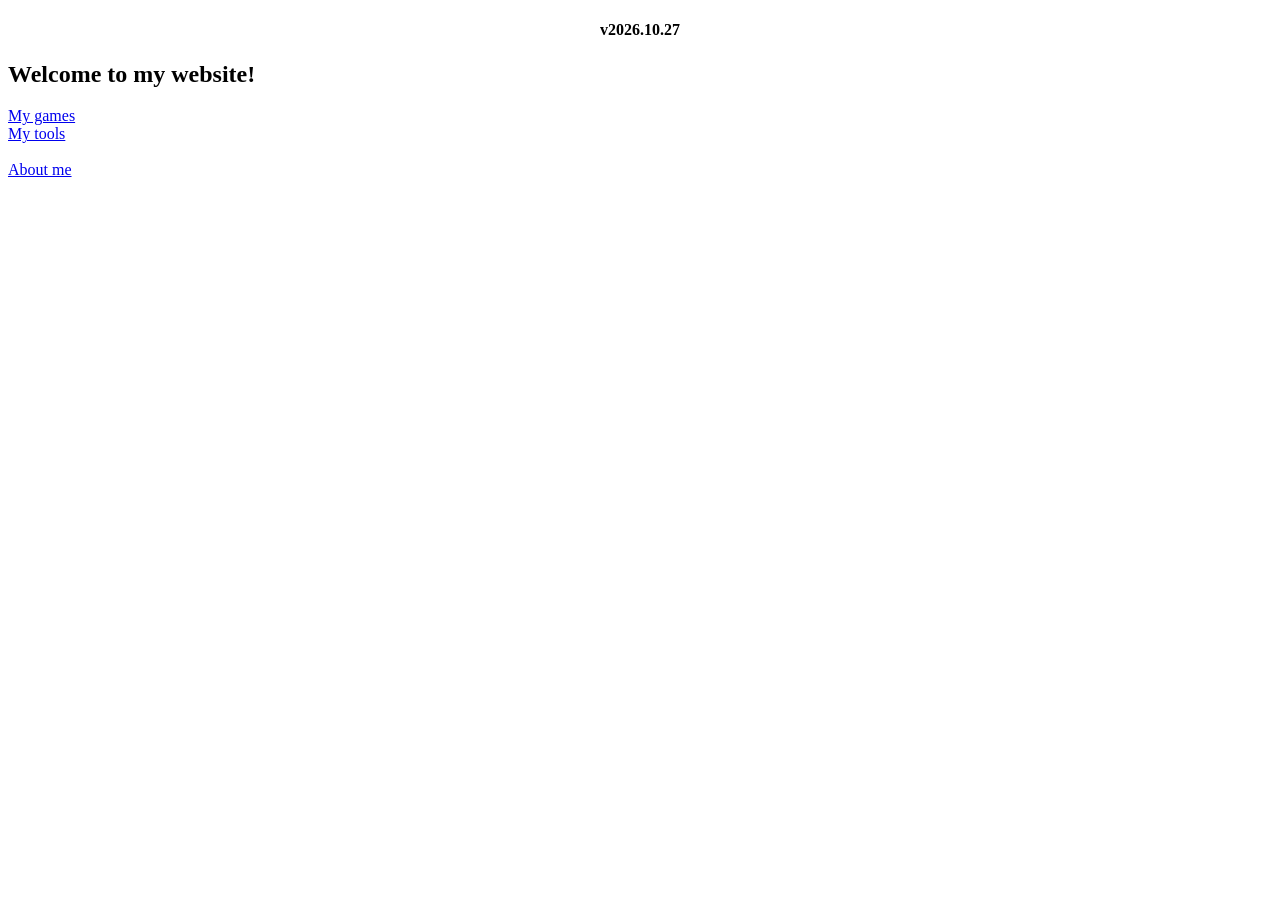
<file: index.html>
<!DOCTYPE html>
<html lang="en">
    <head>
        <meta charset="UTF-8">
        <meta name="viewport" content="width=device-width, initial-scale=1">
        <title>Oorecco</title>
    </head>
    <body>
        <h4 id="version" style="text-align: center">v2026.10.27</h4>
        <h2>Welcome to my website!</h2>
        <a href="games">My games</a>
        <br>
        <a href="tools">My tools</a>
        <br>
        <br>
        <a href="about">About me</a>
    </body>
</html>
</file>
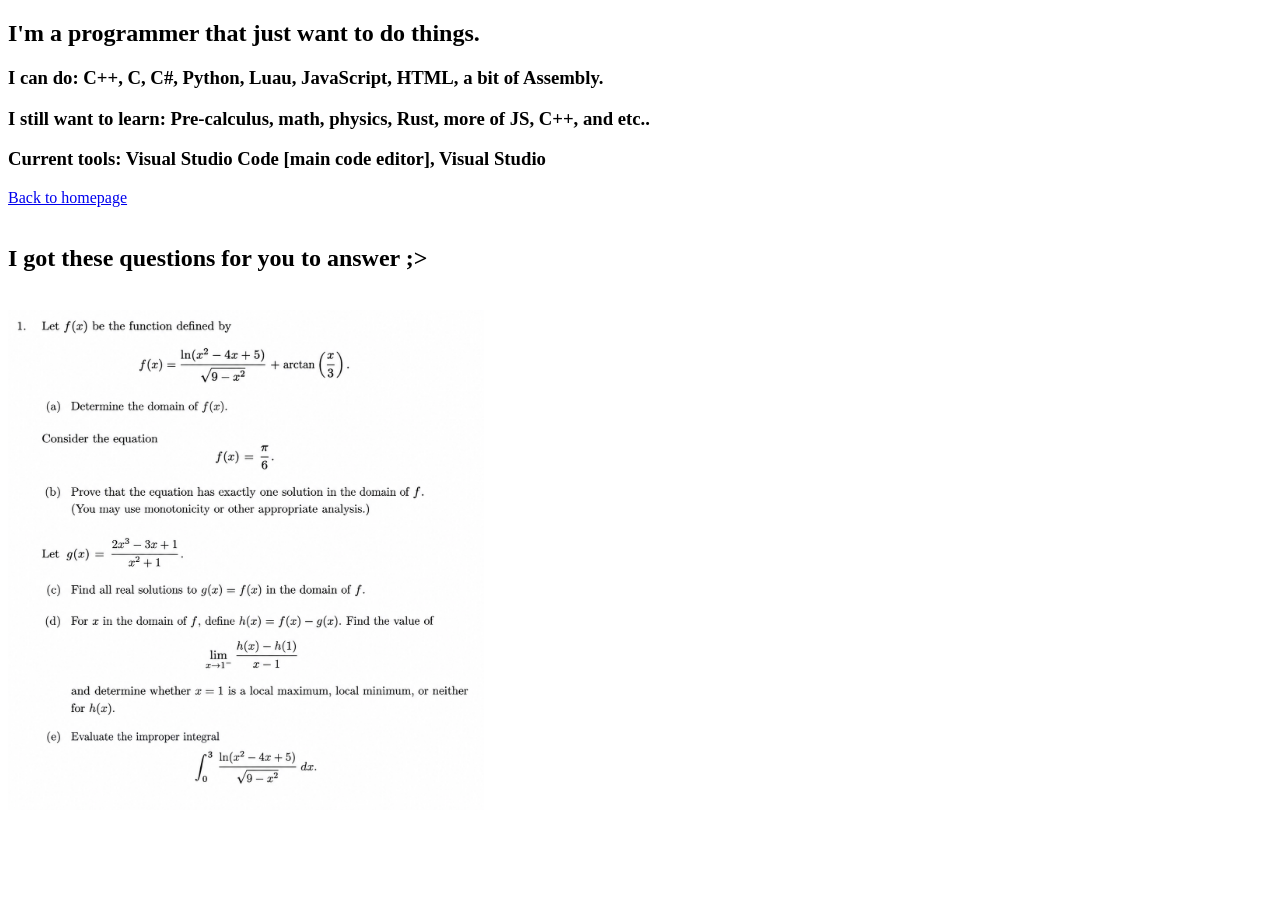
<file: about/index.html>
<!DOCTYPE html>
<html lang="en">
    <head>
        <meta charset="UTF-8">
        <title>About me</title>
    </head>
    <body>
        <h2>I'm a programmer that just want to do things.</h2>

        <h3>I can do: C++, C, C#, Python, Luau, JavaScript, HTML, a bit of Assembly.</h3>
        <h3>I still want to learn: Pre-calculus, math, physics, Rust, more of JS, C++, and etc..</h3>
        <h3>Current tools: Visual Studio Code [main code editor], Visual Studio</h3>
        <a href="../">Back to homepage</a>
        <br>
        <br>
        <h2>I got these questions for you to answer ;></h2>
        <br>
        <img src="../assets/lol.png" height="500">
    </body>
</html>
</file>
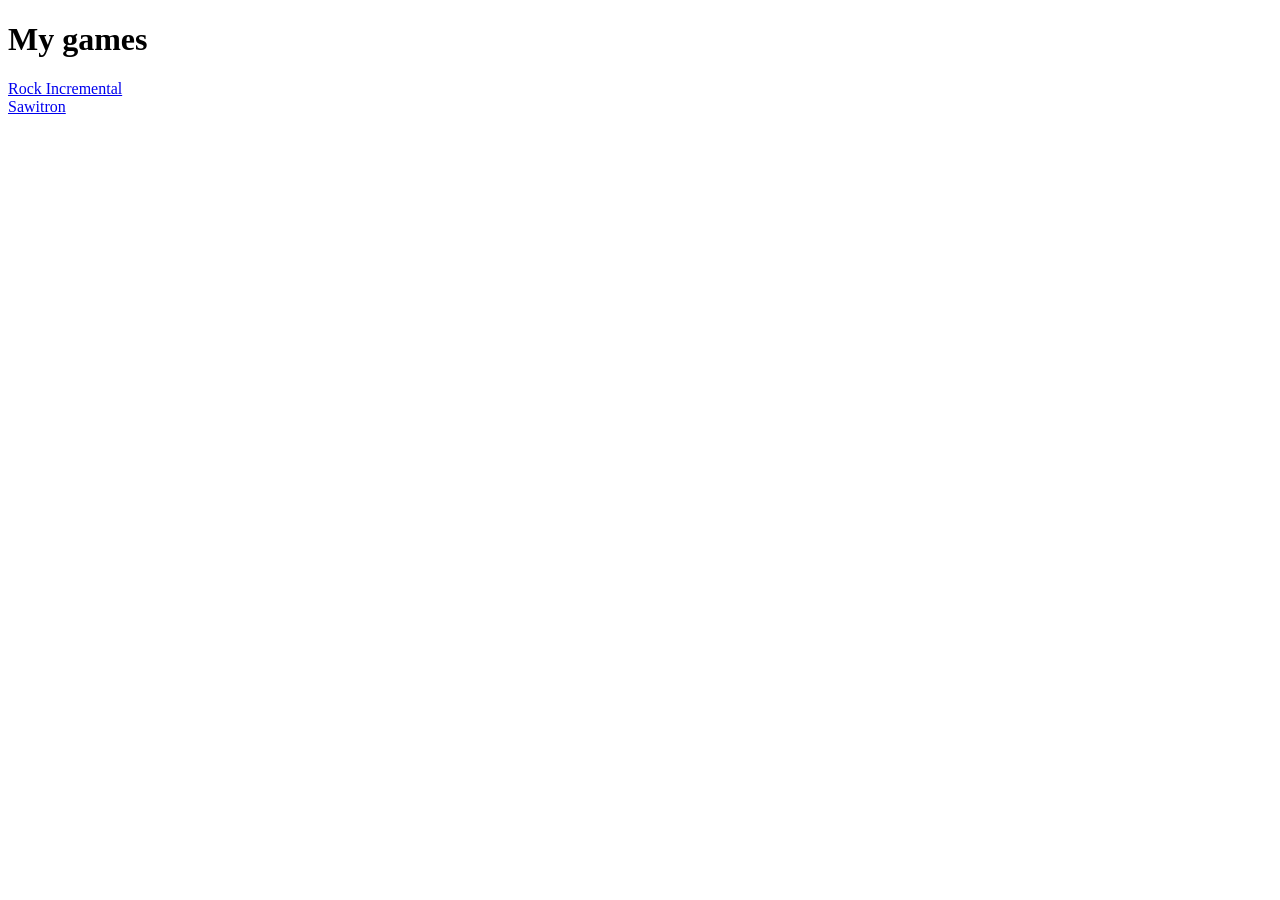
<file: games/index.html>
<!DOCTYPE html>
<html lang="en">
    <head>
        <meta charset="UTF-8">
        <title>My games</title>
    </head>
    <body>
        <h1>My games</h1>
        <a href="rockincremental">Rock Incremental</a>
        <br>
        <a href="sawitron">Sawitron</a>
    </body>
</html>
</file>
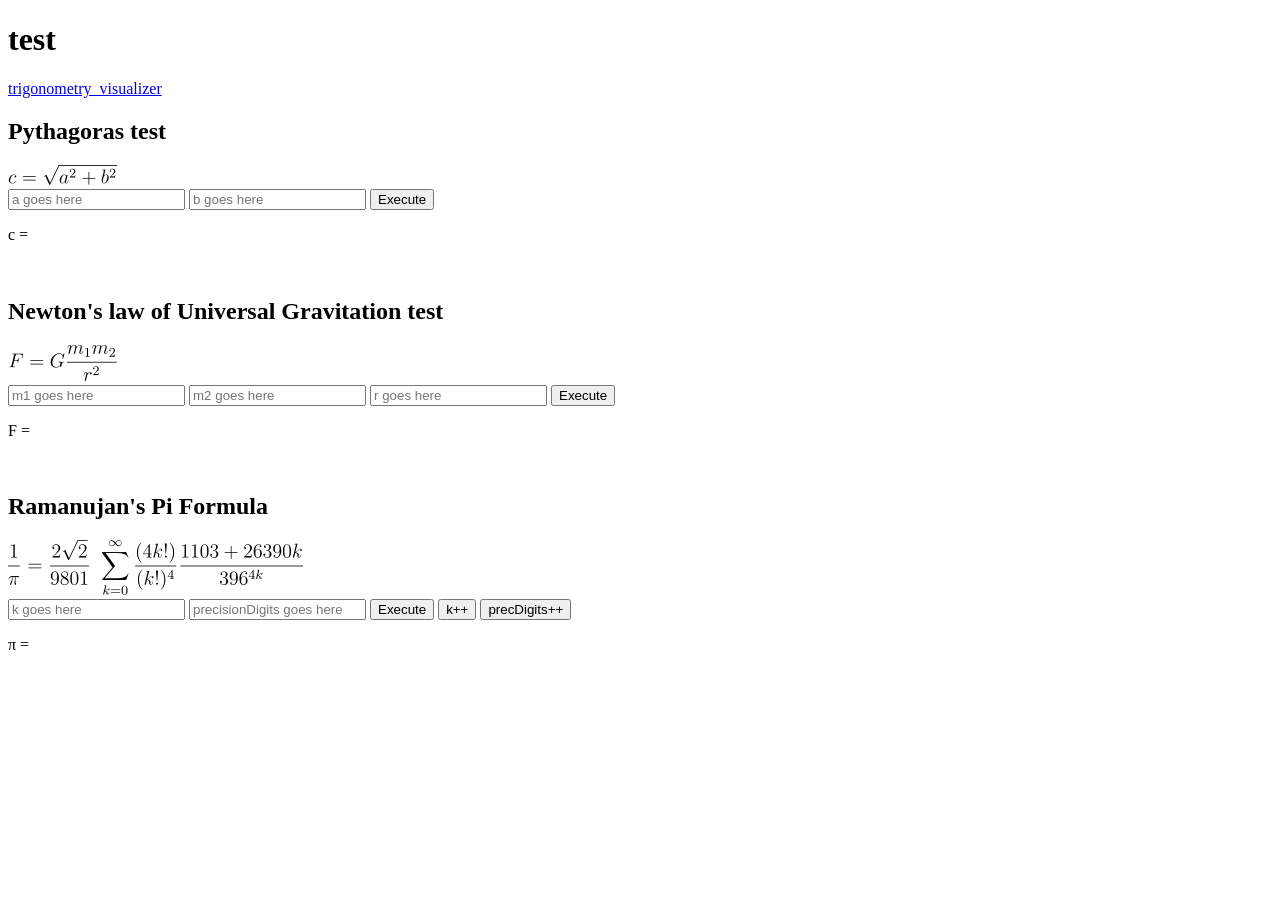
<file: tools/index.html>
<!DOCTYPE html>
<html>
    <head>
        <meta charset="UTF-8">
        <meta name="viewport" content="width=device-width, initial-scale=1">
        <title>Tools</title>
    </head> 
    <body>
        <h1>test</h1>
        <a href="trigonometry_visualizer.html">trigonometry_visualizer</a> 
        <h2>Pythagoras test</h2>
        <img src="../assets/tools/equation1.png"></img>
        <br>
        <input id="a-holder" placeholder="a goes here"></input>
        <input id="b-holder" placeholder="b goes here"></input>
        <button onclick="handleclick();">Execute</button>
        <p id="c-text"> c = </p>
        
        <br>

        <h2>Newton's law of Universal Gravitation test</h2>
        <img src="../assets/tools/equation2.png"></img>
        <br>
        <input id="m1-holder" placeholder="m1 goes here"></input>
        <input id="m2-holder" placeholder="m2 goes here"></input>
        <input id="r-holder" placeholder="r goes here"></input>
        <button onclick="anotherClick();">Execute</button>
        <p id="f-text"> F = </p>

        <br>

        <h2>Ramanujan's Pi Formula</h2>
        <img src="../assets/tools/equation3.png"></img>
        <br>
        <input id="k-holder" placeholder="k goes here"></input>
        <input id="prec-holder" placeholder="precisionDigits goes here"></input>
        <button onclick="againClick();">Execute</button>
        <button onclick='let num = Number.parseInt(document.getElementById("k-holder").value); if (Number.isNaN(num)) { document.getElementById("k-holder").value = 0;} else { num++; document.getElementById("k-holder").value = num.toString(); againClick(); }'>k++</button>
        <button onclick='let num2 = Number.parseInt(document.getElementById("prec-holder").value); if (Number.isNaN(num2)) { document.getElementById("prec-holder").value = 0;} else { num2++; document.getElementById("prec-holder").value = num2.toString(); againClick(); }'>precDigits++</button>
        <p id="pi-text">π = </p>

        <script src="js/main.js"></script>
    </body>
</html>
</file>
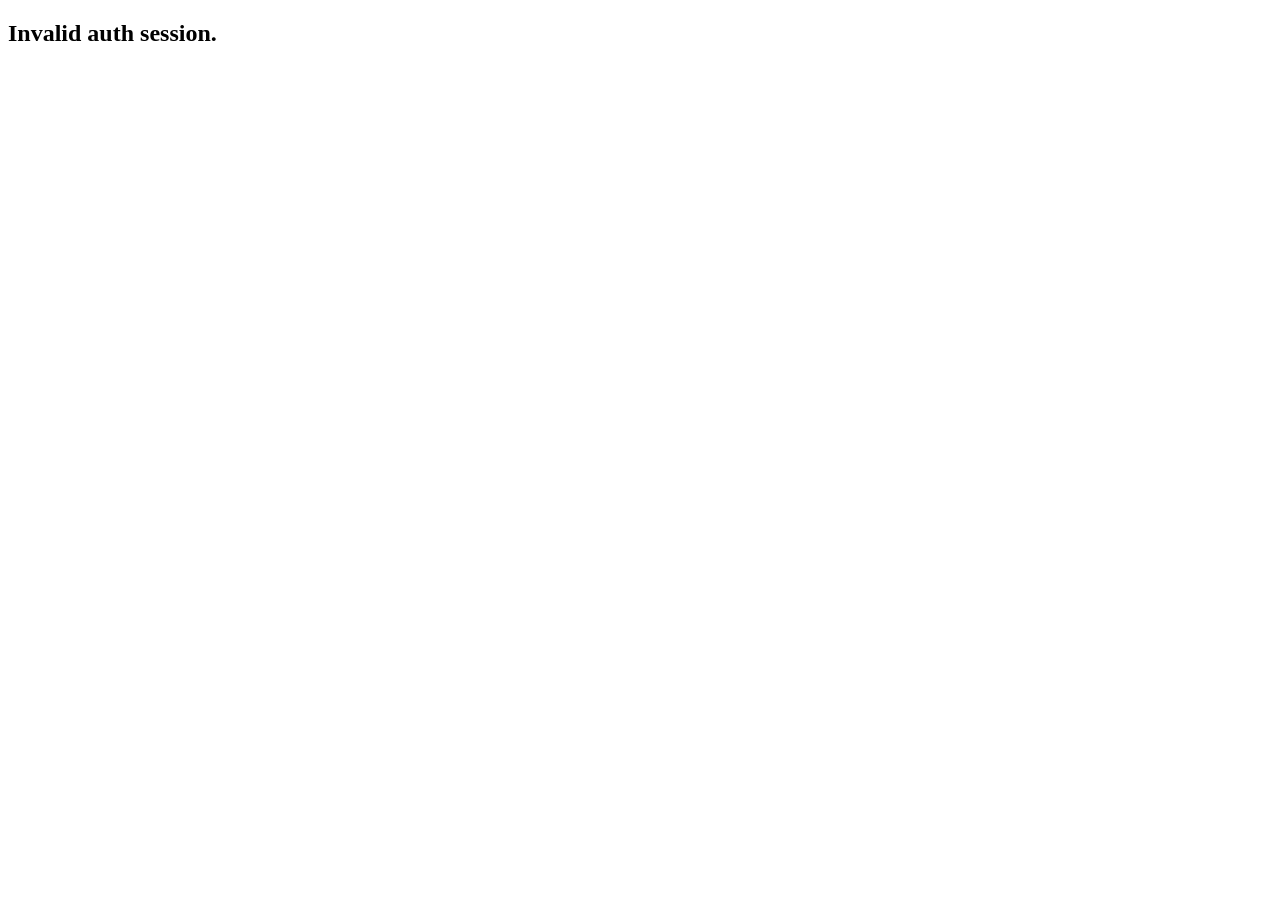
<file: auth/callback/index.html>
<!DOCTYPE html>
<html lang="en">
    <head>
        <meta charset="UTF-8">
        <title>Authenticating..</title>
    </head>
    <body>
        <div>
            <h2 id="auth-status">Logging you in, please wait..</h2>
        </div>

        <script>
            const COOKIE_PATH = window.location.pathname.replace(/[^/]*$/, '');

            // HELPER FUNCTIONS
            function setCookie(name, value, maxAgeSeconds) {
                document.cookie = name + '=' + encodeURIComponent(value) + 
                    '; Max-Age=' + Math.max(0, Math.floor(maxAgeSeconds)) +
                    '; Path=' + COOKIE_PATH +
                    '; SameSite=Lax' + 
                    'Secure';
            }

            function getCookie(name) {
                const match = document.cookie.split('; ').find(c => c.startsWith(name + "="));
                return match ? decodeURIComponent(match.substring(name.length + 1)) : null;
            }

            function deleteCookie(name) {
                document.cookie = name + '=; Max-Age=0; Path=' + COOKIE_PATH;
            }

            (function() {
                const authText = document.getElementById("auth-status");
                const hash = window.location.hash;

                if (!hash) {
                    authText.innerHTML = "Invalid auth session.";
                    return;
                }

                const params = new URLSearchParams(hash.substring(1));
                const token = params.get('access_token');
                const error = params.get('error');
                const state = params.get('state');
                const expiresIn = params.get('expires_in')

                window.history.replaceState({}, document.title, window.location.pathname + window.location.search);
                
                if (window.opener) {
                    window.opener.postMessage({
                        type: 'OAUTH_SUCCESS',
                        accessToken: token,
                        state: state,
                        error: error,
                        expires_in: expiresIn
                    }, window.location.origin);
                }
                window.close();
            })();
        </script>
    </body>
</html>
</file>
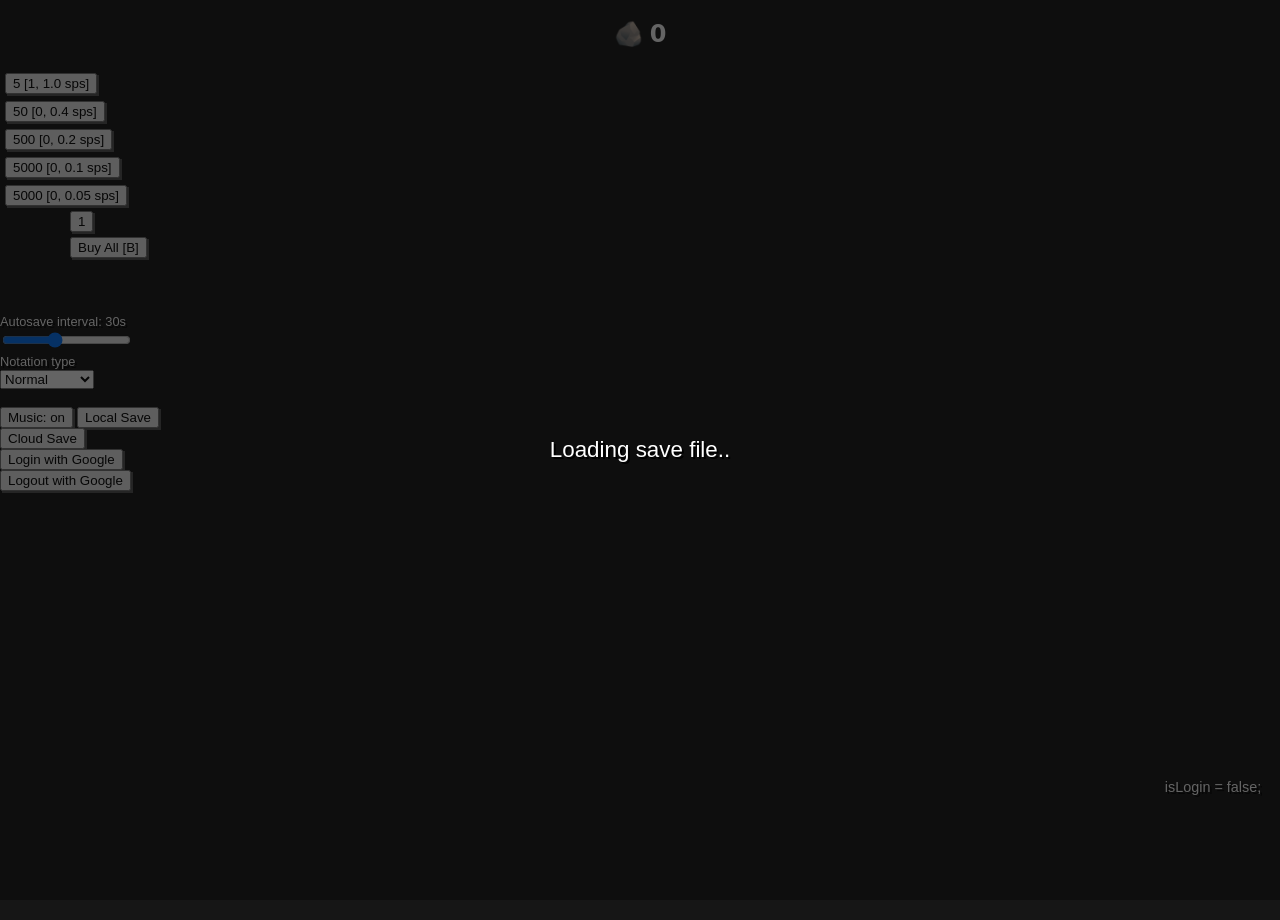
<file: games/rockincremental/index.html>
<!DOCTYPE html>
<html lang="en">
    <head>
        <meta charset="UTF-8">
        <meta name="viewport" content="width=device-width, initial-scale=1">
        <title>Rock Incremental</title>
        <link rel="stylesheet" href="style.css">

        <script src="https://google.com" async defer></script>
    </head>
    <body>
        <div id="loading-screen">
            <p id="loading-text">Loading</p>
            <p id="version">vx.xx</p>
        </div>
        <div id="loading-save" hidden="true">
            <p id="save-text">Loading save file..</p>
        </div>
        <div id="main-area">
            <h2 style="text-align: center">🪨 <span id="rock-counter">0</span></h2>
            <div id="upgrade-area">
                <button id="miner1-upgrade" onclick="Game.upgradeMiner('miner1', Game.bulkCount);">5 [1, 1.0 sps]</button>
                <button id="miner2-upgrade" onclick="Game.upgradeMiner('miner2', Game.bulkCount);">50 [0, 0.4 sps]</button>
                <button id="miner3-upgrade" onclick="Game.upgradeMiner('miner3', Game.bulkCount);">500 [0, 0.2 sps]</button>
                <button id="miner4-upgrade" onclick="Game.upgradeMiner('miner4', Game.bulkCount);">5000 [0, 0.1 sps]</button>
                <button id="miner5-upgrade" onclick="Game.upgradeMiner('miner5', Game.bulkCount);">5000 [0, 0.05 sps]</button>
            </div>

            <div id="upgrade-helpers">
                <button id="bulk-counter" onclick="Game.changeBulk();">1</button>
                <button onclick="Game.buyAllMiners();">Buy All [B]</button>
            </div>
            
        </div>

        <div id="achievements-ui" hidden="true">
            <p id="ach-name">ach name</p>
            <p id="ach-desc">ach desc</p>
            <p id="ach-reward">reward</p>
        </div>

        <div id="settings-area">
            <br>
            <br>
            <br>

            <label id="autosave-interval-label" class="labels">Autosave interval: 30s</label>
            <br>    
            <input type="range" id="autosave-setting" name="autosave-interval" oninput="document.getElementById('autosave-interval-label').innerHTML = `Autosave interval: ${this.value}s`" onchange="Game.changeSetting('autosave_interval', Number.parseInt(this.value, 10))" min="10" max="60" value="30" step="5">
            <br>
            <label id="notation-label" class="labels">Notation type</label>
            <br>
            <select name="notations" onchange="Game.changeSetting('notations', this.value)" id="notations">
                <option value="normal">Normal</option>
                <option value="scientific">Scientific</option>
                <option value="engineering">Engineering</option>
            </select>
            <br>
            <br>
            <button id="music-toggle" onclick="Game.changeSetting('music_toggle')">Music: on</button>
            <button onclick="Game.save();">Local Save</button>
            <br>
            <button onclick="Game.saveToCloud(await Game.parseSaveFile());">Cloud Save</button>
            <br>
            <button onclick="Game.loginWithGoogle();">Login with Google</button>
            <br>
            <button onclick="Game.logoutWithGoogle();">Logout with Google</button>
            <br>
            <p id="status-text" hidden="true">lorem ipsum</p>
            <p id="login-status">isLogin = false;</p>
        </div>

        <script src="../../utils/js/break_infinity.js"></script>
        <script src="js/main.js"></script>
    </body>
</html>
</file>
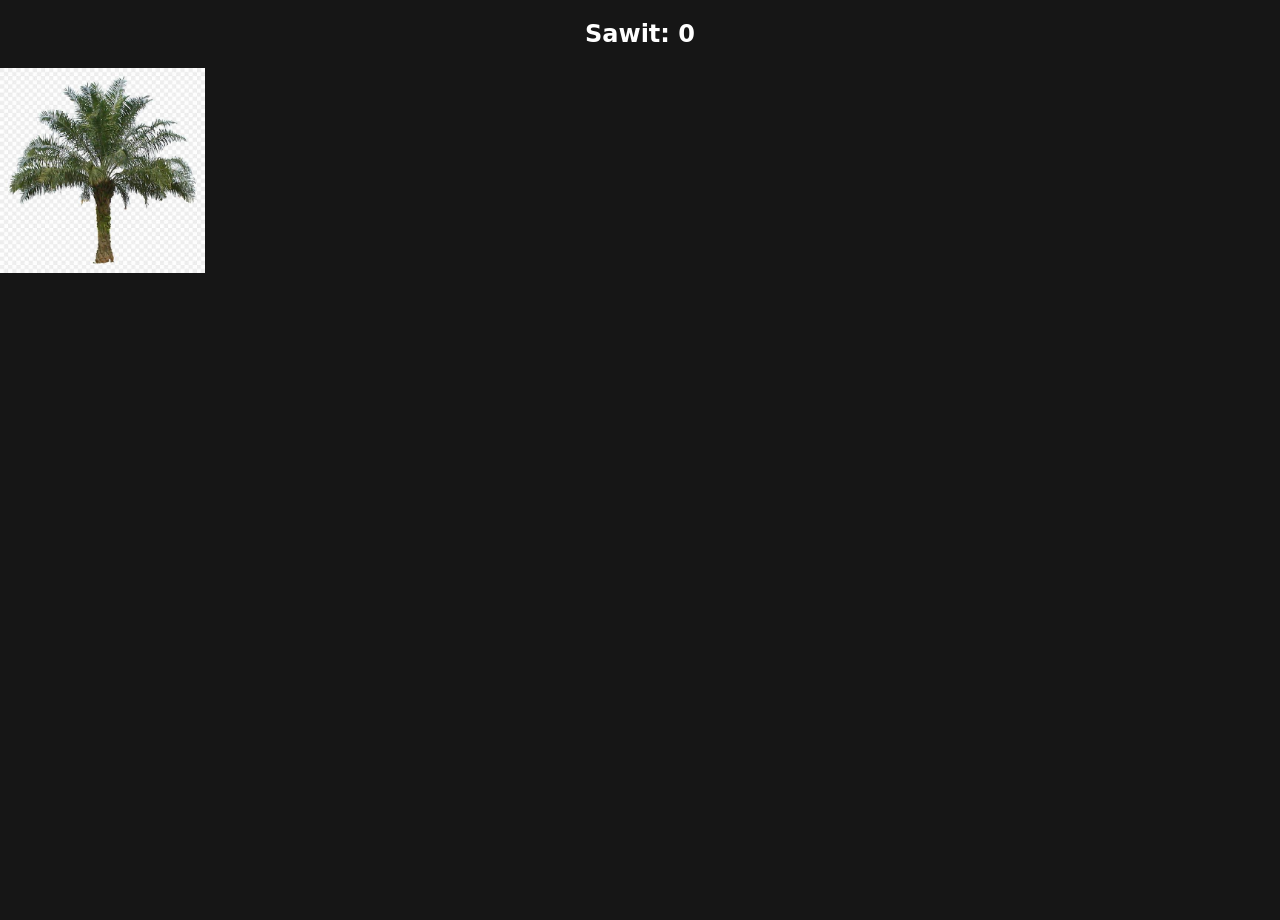
<file: games/sawitron/index.html>
<!DOCTYPE html>
<html lang="en">
    <head>
        <meta charset="UTF-8">
        <title>Sawitron</title>
        <link rel="stylesheet" href="style.css">
    </head>
    <body>
        <div id="main-area">
            <h2 style="text-align: center" class="counter">Sawit: <span class="counter" id="sawit-counter">0</span></h2>
            <img id="main-sawit" src="../../assets/sawitron/sawit.webp">
        </div>
        
        <script src="../../utils/js/break_infinity.js"></script>
        <script src="js/main.js"></script>
    </body>
</html>
</file>
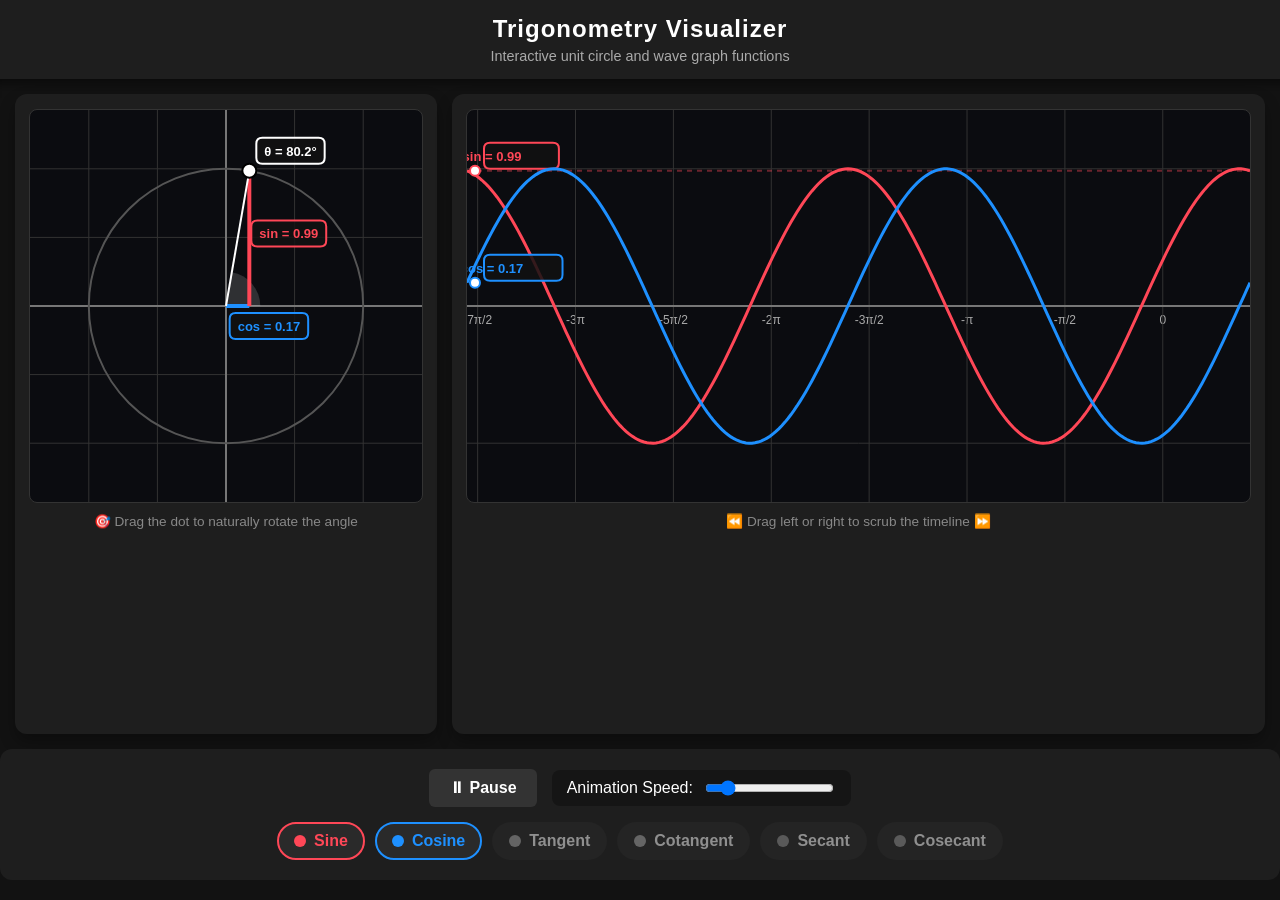
<file: tools/trigonometry_visualizer.html>
<!DOCTYPE html>
<html lang="en">
<head>
    <meta charset="UTF-8">
    <meta name="viewport" content="width=device-width, initial-scale=1.0, maximum-scale=1.0, user-scalable=no">
    <title>Interactive Trigonometry Waves</title>
    <style>
        :root {
            --bg-color: #121212;
            --panel-bg: #1e1e1e;
            --text-color: #ffffff;
            --grid-color: #333333;
            --axis-color: #777777;
            
            /* Vibrant Colors */
            --sin-col: #ff4757;
            --cos-col: #1e90ff;
            --tan-col: #2ed573;
            --cot-col: #ffa502;
            --sec-col: #9c88ff;
            --csc-col: #ff7f50;
        }

        body {
            margin: 0;
            padding: 0;
            background-color: var(--bg-color);
            color: var(--text-color);
            font-family: 'Segoe UI', Roboto, Helvetica, Arial, sans-serif;
            display: flex;
            flex-direction: column;
            align-items: center;
            min-height: 100vh;
        }

        .header {
            text-align: center;
            padding: 15px;
            width: 100%;
            background-color: var(--panel-bg);
            box-shadow: 0 4px 10px rgba(0,0,0,0.5);
            z-index: 10;
        }

        .header h1 { margin: 0; font-size: 1.5rem; letter-spacing: 1px; }
        .header p { margin: 5px 0 0 0; font-size: 0.9rem; color: #aaa; }

        .main-container {
            display: flex;
            flex-direction: row;
            width: 100%;
            max-width: 1400px;
            flex: 1;
            padding: 15px;
            box-sizing: border-box;
            gap: 15px;
        }

        .canvas-wrapper {
            background-color: var(--panel-bg);
            border-radius: 12px;
            padding: 15px;
            box-shadow: 0 8px 16px rgba(0,0,0,0.3);
            display: flex;
            flex-direction: column;
            align-items: center;
        }

        #circle-container { flex: 1; max-width: 450px; }
        #wave-container { flex: 2; }

        canvas {
            background-color: #0b0c10;
            border-radius: 8px;
            width: 100%;
            touch-action: none;
            cursor: grab;
            border: 1px solid #333;
        }
        canvas:active { cursor: grabbing; }

        .hint { margin-top: 10px; font-size: 0.85rem; color: #888; text-align: center; }

        .controls {
            width: 100%;
            max-width: 1400px;
            background-color: var(--panel-bg);
            padding: 20px;
            box-sizing: border-box;
            border-radius: 12px;
            margin-bottom: 20px;
            display: flex;
            flex-direction: column;
            gap: 15px;
        }

        .top-controls {
            display: flex;
            align-items: center;
            gap: 15px;
            flex-wrap: wrap;
            justify-content: center;
        }

        .slider-container {
            display: flex;
            align-items: center;
            gap: 10px;
            background: rgba(0,0,0,0.3);
            padding: 8px 15px;
            border-radius: 8px;
        }

        button {
            background-color: #333;
            color: white;
            border: none;
            padding: 10px 20px;
            border-radius: 6px;
            cursor: pointer;
            font-size: 1rem;
            font-weight: bold;
            transition: 0.2s;
        }
        button:hover { background-color: #444; }

        .toggles {
            display: flex;
            flex-wrap: wrap;
            gap: 10px;
            justify-content: center;
        }

        .toggle-btn {
            display: flex;
            align-items: center;
            gap: 8px;
            padding: 8px 15px;
            background-color: #2a2a2a;
            border-radius: 20px;
            cursor: pointer;
            user-select: none;
            border: 2px solid transparent;
            transition: all 0.2s;
            font-weight: bold;
        }

        .toggle-btn input { display: none; }
        .toggle-btn .indicator { width: 12px; height: 12px; border-radius: 50%; }

        /* Toggle Colors & Active States */
        .toggle-btn.sin.active { border-color: var(--sin-col); color: var(--sin-col); }
        .toggle-btn.cos.active { border-color: var(--cos-col); color: var(--cos-col); }
        .toggle-btn.tan.active { border-color: var(--tan-col); color: var(--tan-col); }
        .toggle-btn.cot.active { border-color: var(--cot-col); color: var(--cot-col); }
        .toggle-btn.sec.active { border-color: var(--sec-col); color: var(--sec-col); }
        .toggle-btn.csc.active { border-color: var(--csc-col); color: var(--csc-col); }

        .toggle-btn.sin .indicator { background-color: var(--sin-col); }
        .toggle-btn.cos .indicator { background-color: var(--cos-col); }
        .toggle-btn.tan .indicator { background-color: var(--tan-col); }
        .toggle-btn.cot .indicator { background-color: var(--cot-col); }
        .toggle-btn.sec .indicator { background-color: var(--sec-col); }
        .toggle-btn.csc .indicator { background-color: var(--csc-col); }
        
        .toggle-btn:not(.active) { filter: grayscale(100%); opacity: 0.5; }

        @media (max-width: 850px) {
            .main-container { flex-direction: column; }
            #circle-container { max-width: 100%; }
        }
    </style>
</head>
<body>

    <div class="header">
        <h1>Trigonometry Visualizer</h1>
        <p>Interactive unit circle and wave graph functions</p>
    </div>

    <div class="main-container">
        <div class="canvas-wrapper" id="circle-container">
            <canvas id="circleCanvas"></canvas>
            <div class="hint">🎯 Drag the dot to naturally rotate the angle</div>
        </div>
        
        <div class="canvas-wrapper" id="wave-container">
            <canvas id="waveCanvas"></canvas>
            <div class="hint">⏪ Drag left or right to scrub the timeline ⏩</div>
        </div>
    </div>

    <div class="controls">
        <div class="top-controls">
            <button id="playBtn">⏸ Pause</button>
            <div class="slider-container">
                <span>Animation Speed:</span>
                <input type="range" id="speedSlider" min="0.005" max="0.08" step="0.005" value="0.015">
            </div>
        </div>

        <div class="toggles">
            <label class="toggle-btn sin active"><input type="checkbox" value="sin" checked><div class="indicator"></div> Sine</label>
            <label class="toggle-btn cos active"><input type="checkbox" value="cos" checked><div class="indicator"></div> Cosine</label>
            <label class="toggle-btn tan"><input type="checkbox" value="tan"><div class="indicator"></div> Tangent</label>
            <label class="toggle-btn cot"><input type="checkbox" value="cot"><div class="indicator"></div> Cotangent</label>
            <label class="toggle-btn sec"><input type="checkbox" value="sec"><div class="indicator"></div> Secant</label>
            <label class="toggle-btn csc"><input type="checkbox" value="csc"><div class="indicator"></div> Cosecant</label>
        </div>
    </div>

    <script>
        const circleCanvas = document.getElementById('circleCanvas');
        const waveCanvas = document.getElementById('waveCanvas');
        const ctxC = circleCanvas.getContext('2d');
        const ctxW = waveCanvas.getContext('2d');

        const playBtn = document.getElementById('playBtn');
        const speedSlider = document.getElementById('speedSlider');
        const checkboxes = document.querySelectorAll('.toggle-btn input');

        let isPlaying = true;
        let angle = 0.5;
        let speed = 0.015;

        // Math Data
        const trig = {
            sin: { color: '#ff4757', show: true, fn: Math.sin },
            cos: { color: '#1e90ff', show: true, fn: Math.cos },
            tan: { color: '#2ed573', show: false, fn: Math.tan },
            cot: { color: '#ffa502', show: false, fn: a => 1 / Math.tan(a) },
            sec: { color: '#9c88ff', show: false, fn: a => 1 / Math.cos(a) },
            csc: { color: '#ff7f50', show: false, fn: a => 1 / Math.sin(a) }
        };

        // Resize Handling
        let cw, ww, h;
        function resize() {
            const ccWrap = document.getElementById('circle-container');
            const wcWrap = document.getElementById('wave-container');
            
            cw = Math.max(200, ccWrap.clientWidth - 30);
            circleCanvas.width = cw;
            circleCanvas.height = cw;

            ww = Math.max(200, wcWrap.clientWidth - 30);
            waveCanvas.width = ww;
            waveCanvas.height = cw; // Match height

            if (!isPlaying) draw();
        }

        window.addEventListener('resize', resize);
        resize();

        // UI Listeners
        playBtn.addEventListener('click', () => {
            isPlaying = !isPlaying;
            playBtn.textContent = isPlaying ? "⏸ Pause" : "▶ Play";
        });

        speedSlider.addEventListener('input', (e) => {
            speed = parseFloat(e.target.value);
        });

        checkboxes.forEach(cb => {
            cb.addEventListener('change', (e) => {
                trig[e.target.value].show = e.target.checked;
                if (e.target.checked) e.target.parentElement.classList.add('active');
                else e.target.parentElement.classList.remove('active');
                if (!isPlaying) draw();
            });
        });

        // --- INTERACTIVITY LOGIC ---
        let isDraggingCircle = false;
        let isDraggingWave = false;
        let lastDragX = 0;
        let prevAtan = null;

        function getPointer(e, cvs) {
            let rect = cvs.getBoundingClientRect();
            let x = e.touches ? e.touches[0].clientX : e.clientX;
            let y = e.touches ? e.touches[0].clientY : e.clientY;
            return { x: x - rect.left, y: y - rect.top };
        }

        function startCircleDrag(e) {
            e.preventDefault();
            isDraggingCircle = true;
            let pt = getPointer(e, circleCanvas);
            prevAtan = Math.atan2((cw/2) - pt.y, pt.x - (cw/2));
        }

        function moveCircleDrag(e) {
            if (!isDraggingCircle) return;
            e.preventDefault();
            let pt = getPointer(e, circleCanvas);
            
            let currentAtan = Math.atan2((cw/2) - pt.y, pt.x - (cw/2));
            let delta = currentAtan - prevAtan;
            
            if (delta > Math.PI) delta -= 2 * Math.PI;
            if (delta < -Math.PI) delta += 2 * Math.PI;

            angle += delta;
            prevAtan = currentAtan;
            if (!isPlaying) draw();
        }

        function startWaveDrag(e) {
            e.preventDefault();
            isDraggingWave = true;
            lastDragX = getPointer(e, waveCanvas).x;
        }

        function moveWaveDrag(e) {
            if (!isDraggingWave) return;
            e.preventDefault();
            let x = getPointer(e, waveCanvas).x;
            let dx = x - lastDragX;
            
            let pixelsPerRadian = ww / (4 * Math.PI); 
            angle -= dx / pixelsPerRadian; 
            
            lastDragX = x;
            if (!isPlaying) draw();
        }

        function endDrag() {
            isDraggingCircle = false;
            isDraggingWave = false;
        }

        circleCanvas.addEventListener('mousedown', startCircleDrag);
        window.addEventListener('mousemove', moveCircleDrag);
        waveCanvas.addEventListener('mousedown', startWaveDrag);
        window.addEventListener('mousemove', moveWaveDrag);
        window.addEventListener('mouseup', endDrag);

        circleCanvas.addEventListener('touchstart', startCircleDrag, {passive: false});
        window.addEventListener('touchmove', moveCircleDrag, {passive: false});
        waveCanvas.addEventListener('touchstart', startWaveDrag, {passive: false});
        window.addEventListener('touchmove', moveWaveDrag, {passive: false});
        window.addEventListener('touchend', endDrag);

        // --- DRAWING HELPERS ---
        function drawLine(ctx, x1, y1, x2, y2, color, width, dash = []) {
            ctx.beginPath();
            ctx.moveTo(x1, y1);
            ctx.lineTo(x2, y2);
            ctx.strokeStyle = color;
            ctx.lineWidth = width;
            if (dash.length) ctx.setLineDash(dash);
            ctx.stroke();
            ctx.setLineDash([]);
        }

        function drawFloatingLabel(ctx, text, x, y, color) {
            ctx.font = "bold 13px sans-serif";
            let width = ctx.measureText(text).width;
            let padX = 8, padY = 6;
            
            let rectX = x - padX;
            let rectY = y - 12 - padY;
            let rectW = width + (padX * 2);
            let rectH = 14 + (padY * 2);
            let r = 6;

            ctx.fillStyle = 'rgba(18, 18, 18, 0.85)';
            ctx.beginPath();
            ctx.moveTo(rectX + r, rectY);
            ctx.lineTo(rectX + rectW - r, rectY);
            ctx.quadraticCurveTo(rectX + rectW, rectY, rectX + rectW, rectY + r);
            ctx.lineTo(rectX + rectW, rectY + rectH - r);
            ctx.quadraticCurveTo(rectX + rectW, rectY + rectH, rectX + rectW - r, rectY + rectH);
            ctx.lineTo(rectX + r, rectY + rectH);
            ctx.quadraticCurveTo(rectX, rectY + rectH, rectX, rectY + rectH - r);
            ctx.lineTo(rectX, rectY + r);
            ctx.quadraticCurveTo(rectX, rectY, rectX + r, rectY);
            ctx.closePath();
            ctx.fill();
            
            ctx.strokeStyle = color;
            ctx.lineWidth = 2;
            ctx.stroke();

            ctx.fillStyle = color;
            ctx.fillText(text, x, y);
        }

        function getDeg(a) {
            let res = a % (2 * Math.PI);
            if (res < 0) res += 2 * Math.PI;
            return (res * (180 / Math.PI)).toFixed(1);
        }

        // --- MAIN GRAPHICS ---
        function drawCircleCanvas() {
            ctxC.clearRect(0, 0, cw, cw);
            const cx = cw / 2;
            const cy = cw / 2;
            const r = cw * 0.35;

            // Grid
            ctxC.strokeStyle = '#333';
            ctxC.lineWidth = 1;
            ctxC.beginPath();
            for(let i = -3; i <= 3; i++) {
                ctxC.moveTo(cx + i*(r/2), 0); ctxC.lineTo(cx + i*(r/2), cw);
                ctxC.moveTo(0, cy + i*(r/2)); ctxC.lineTo(cw, cy + i*(r/2));
            }
            ctxC.stroke();

            // Axes
            drawLine(ctxC, 0, cy, cw, cy, '#777', 2);
            drawLine(ctxC, cx, 0, cx, cw, '#777', 2);

            // Unit Circle
            ctxC.beginPath();
            ctxC.arc(cx, cy, r, 0, Math.PI * 2);
            ctxC.strokeStyle = '#555';
            ctxC.lineWidth = 2;
            ctxC.stroke();

            // Math Values
            const pX = cx + Math.cos(angle) * r;
            const pY = cy - Math.sin(angle) * r;
            let t = Math.tan(angle);
            let ct = 1 / t;
            let secVal = 1 / Math.cos(angle);
            let cscVal = 1 / Math.sin(angle);

            // Colored Arc Angle
            ctxC.beginPath();
            ctxC.moveTo(cx, cy);
            ctxC.arc(cx, cy, r * 0.25, 0, -angle, angle > 0); 
            ctxC.fillStyle = 'rgba(255, 255, 255, 0.15)';
            ctxC.fill();

            // Auxiliary Context Lines
            if (trig.tan.show || trig.sec.show) drawLine(ctxC, cx + r, 0, cx + r, cw, '#444', 1.5, [4,4]);
            if (trig.cot.show || trig.csc.show) drawLine(ctxC, 0, cy - r, cw, cy - r, '#444', 1.5, [4,4]);

            // Draw Functions Geometry
            if (trig.sec.show && Math.abs(t) < 50) drawLine(ctxC, cx, cy, cx + r, cy - t * r, trig.sec.color, 4);
            if (trig.csc.show && Math.abs(ct) < 50) drawLine(ctxC, cx, cy, cx + ct * r, cy - r, trig.csc.color, 4);
            if (trig.tan.show && Math.abs(t) < 50) drawLine(ctxC, cx + r, cy, cx + r, cy - t * r, trig.tan.color, 4);
            if (trig.cot.show && Math.abs(ct) < 50) drawLine(ctxC, cx, cy - r, cx + ct * r, cy - r, trig.cot.color, 4);
            
            if (trig.cos.show) drawLine(ctxC, cx, cy, pX, cy, trig.cos.color, 4);
            if (trig.sin.show) drawLine(ctxC, pX, cy, pX, pY, trig.sin.color, 4);

            // Hypotenuse
            drawLine(ctxC, cx, cy, pX, pY, '#ffffff', 2);

            // Dot
            ctxC.beginPath();
            ctxC.arc(pX, pY, 7, 0, Math.PI * 2);
            ctxC.fillStyle = '#ffffff';
            ctxC.fill();
            ctxC.strokeStyle = '#000';
            ctxC.lineWidth = 2;
            ctxC.stroke();

            // --- ALL FLOATING LABELS ON CIRCLE ---
            drawFloatingLabel(ctxC, `θ = ${getDeg(angle)}°`, pX + 15, pY - 15, '#fff');

            if (trig.sin.show) drawFloatingLabel(ctxC, `sin = ${Math.sin(angle).toFixed(2)}`, pX + 10, cy - (Math.sin(angle)*r)/2, trig.sin.color);
            if (trig.cos.show) drawFloatingLabel(ctxC, `cos = ${Math.cos(angle).toFixed(2)}`, cx + (Math.cos(angle)*r)/2, cy + 25, trig.cos.color);
            
            // Placed at mathematical midpoints with slight offset
            if (trig.tan.show && Math.abs(t) < 50) drawFloatingLabel(ctxC, `tan = ${t.toFixed(2)}`, cx + r + 20, cy - (t*r)/2, trig.tan.color);
            if (trig.cot.show && Math.abs(ct) < 50) drawFloatingLabel(ctxC, `cot = ${ct.toFixed(2)}`, cx + (ct*r)/2, cy - r - 20, trig.cot.color);
            if (trig.sec.show && Math.abs(t) < 50) drawFloatingLabel(ctxC, `sec = ${secVal.toFixed(2)}`, cx + r/2, cy - (t*r)/2 - 20, trig.sec.color);
            if (trig.csc.show && Math.abs(ct) < 50) drawFloatingLabel(ctxC, `csc = ${cscVal.toFixed(2)}`, cx + (ct*r)/2, cy - r/2 - 20, trig.csc.color);
        }

        function drawWaveCanvas() {
            ctxW.clearRect(0, 0, ww, cw);
            const cy = cw / 2;
            const r = cw * 0.35;
            const pixelsPerRadian = ww / (4 * Math.PI); 
            
            // Grid and X-Axis Text Labels
            ctxW.strokeStyle = '#333';
            ctxW.lineWidth = 1;
            ctxW.beginPath();
            
            // Y Grid lines
            for(let i = -1; i <= 1; i++) {
                ctxW.moveTo(0, cy + i*r); ctxW.lineTo(ww, cy + i*r);
            }
            
            // X Grid lines & X-Axis Labels (Multiples of Pi/2)
            ctxW.fillStyle = '#aaa';
            ctxW.font = "12px sans-serif";
            ctxW.textAlign = "center";

            let startAngle = angle - (4 * Math.PI);
            let startGrid = Math.floor(startAngle / (Math.PI/2)) * (Math.PI/2);
            
            for (let a = startGrid; a <= angle + (Math.PI/2); a += Math.PI/2) {
                let px = ww - ((angle - a) * pixelsPerRadian);
                
                // Draw vertical grid line
                ctxW.moveTo(px, 0); ctxW.lineTo(px, cw);
                
                // Generate clean string for X-Axis text
                let piMultiple = Math.round(a / (Math.PI / 2));
                let label = "";
                if (piMultiple === 0) label = "0";
                else if (piMultiple === 1) label = "π/2";
                else if (piMultiple === 2) label = "π";
                else if (piMultiple === 3) label = "3π/2";
                else if (piMultiple === 4) label = "2π";
                else if (piMultiple === -1) label = "-π/2";
                else if (piMultiple === -2) label = "-π";
                else if (piMultiple === -3) label = "-3π/2";
                else if (piMultiple === -4) label = "-2π";
                else if (piMultiple % 2 === 0) label = `${piMultiple/2}π`;
                else label = `${piMultiple}π/2`;

                // Render the text just below the center axis
                if (px > 0 && px < ww) {
                    ctxW.fillText(label, px, cy + 18);
                }
            }
            ctxW.stroke();

            // Main Axis Line
            drawLine(ctxW, 0, cy, ww, cy, '#777', 2);

            // Ticker-Tape Projection Line (Matches Sine height visually)
            if (trig.sin.show) {
                let sinY = cy - Math.sin(angle) * r;
                drawLine(ctxW, 0, sinY, ww, sinY, 'rgba(255, 71, 87, 0.4)', 2, [5, 5]);
            }

            // Draw Selected Waves
            for (let key in trig) {
                if (!trig[key].show) continue; 
                
                ctxW.beginPath();
                ctxW.strokeStyle = trig[key].color;
                ctxW.lineWidth = 3;
                
                let prevY = null;
                for (let x = 0; x <= ww; x += 3) {
                    let histAngle = angle - (x / pixelsPerRadian);
                    let val = trig[key].fn(histAngle);
                    let py = cy - val * r;

                    if (prevY === null || Math.abs(val - prevY) > 5) {
                        ctxW.moveTo(x, py); // Break line to prevent infinite vertical asymptote
                    } else {
                        ctxW.lineTo(x, py);
                    }
                    prevY = val;
                }
                ctxW.stroke();

                // Floating Leading Dot and Label on Wave
                let currentVal = trig[key].fn(angle);
                if (Math.abs(currentVal) < 50) {
                    let dotY = cy - currentVal * r;
                    
                    ctxW.beginPath();
                    ctxW.arc(8, dotY, 5, 0, Math.PI * 2);
                    ctxW.fillStyle = '#fff';
                    ctxW.fill();
                    ctxW.strokeStyle = trig[key].color;
                    ctxW.lineWidth = 2;
                    ctxW.stroke();

                    let displayVal = Math.abs(currentVal) > 1000 ? '∞' : currentVal.toFixed(2);
                    drawFloatingLabel(ctxW, `${key} = ${displayVal}`, 25, dotY - 10, trig[key].color);
                }
            }
        }

        function draw() {
            drawCircleCanvas();
            drawWaveCanvas();
        }

        function animate() {
            if (isPlaying && !isDraggingCircle && !isDraggingWave) {
                angle += speed;
            }
            draw();
            requestAnimationFrame(animate);
        }

        // Initialize
        draw();
        animate();
    </script>
</body>
</html>
</file>
<file: games/rockincremental/style.css>
[hidden] { display: none !important; }
html, body { height: 100%; }

body {
    user-select: none;
    -webkit-touch-callout: none;
    overflow: hidden;

    margin: 0;
    padding: 0;

    min-height: 100vh;
    background-color: #161616;
}
#rock-counter {
    color: white;
    font-family:system-ui, -apple-system, BlinkMacSystemFont, 'Segoe UI', Roboto, Oxygen, Ubuntu, Cantarell, 'Open Sans', 'Helvetica Neue', sans-serif;
}
#upgrade-area {
    display: flex;
    flex-direction: column;

    justify-content: center;
    align-items: flex-start;

    padding: 5px;
    gap: 7px;
}

#loading-screen {
    display: flex;
    justify-content: center; /* horizontal */
    align-items: center;     /* vertical */

    position: fixed;
    inset: 0;
    margin: 0;
    text-align: center;
    
    background-color: rgb(57, 58, 57);
    z-index: 999999999;
}

#loading-save {
    display: flex;
    justify-content: center; /* horizontal */
    align-items: center;     /* vertical */

    position: fixed;
    inset: 0;
    margin: 0;
    text-align: center;
    background-color: rgba(10, 10, 10, 0.63);
    z-index: 999999999;
}

#loading-text {
    position: fixed;
    font-size: 200%;   
    margin: 0; 
    
    color: white;
    text-shadow: 2px 2px 0 #000;
    font-family:'Segoe UI', Tahoma, Geneva, Verdana, sans-serif;
}

#save-text {
    position: fixed;

    font-size: 140%;
    color: white;
    text-shadow: 2px 2px 0 #000;
    font-family:'Segoe UI', Tahoma, Geneva, Verdana, sans-serif;
}

#version {
    position: fixed;
    top: 90%;
    left: 2%;
    font-size: 125%;
    color: rgba(255, 255, 255, 0.15);
    text-shadow: 2px 2px 0 rgba(0, 0, 0, 0.5);
    font-family:'Segoe UI', Tahoma, Geneva, Verdana, sans-serif;
}
#upgrade-helpers {
    display: flex;
    flex-direction: column;

    justify-content: left;
    align-items: flex-start;

    padding-left: 70px;
    gap: 5px;
}

#status-text {
    position: fixed;
    top: 90%;
    left: 85%;
    font-size: 125%;
    color: rgba(255, 255, 255, 1);
    text-shadow: 2px 2px 0 rgba(0, 0, 0, 1);
    font-family:'Segoe UI', Tahoma, Geneva, Verdana, sans-serif;
}

#login-status {
    position: fixed;
    top: 85%;
    left: 91%;
    font-size: 90%;
    color: rgba(255, 255, 255, 1);
    text-shadow: 2px 2px 0 rgba(0, 0, 0, 1);
    font-family:'Segoe UI', Tahoma, Geneva, Verdana, sans-serif;
}

.labels {
   font-size: 80%;
    color: white; 
    text-shadow: 2px 2px 0 #000; 
    font-family:'Segoe UI', Tahoma, Geneva, Verdana, sans-serif; 
}

button {
    box-shadow: 2px 2px 0 #555555;
}
</file>
<file: games/sawitron/style.css>
[hidden] { display: none !important; }
html, body { height: 100%; }

body {
    user-select: none;
    -webkit-touch-callout: none;
    overflow: hidden;

    margin: 0;
    padding: 0;

    min-height: 100vh;
    background-color: #161616;
}

.counter {
    color: white;
    font-family:system-ui, -apple-system, BlinkMacSystemFont, 'Segoe UI', Roboto, Oxygen, Ubuntu, Cantarell, 'Open Sans', 'Helvetica Neue', sans-serif;
}

#main-area {
    inset: 0;
    margin: 0;
}

#main-sawit {
    cursor: pointer;
    height: 16%;
    width: 16%;
}
</file>
